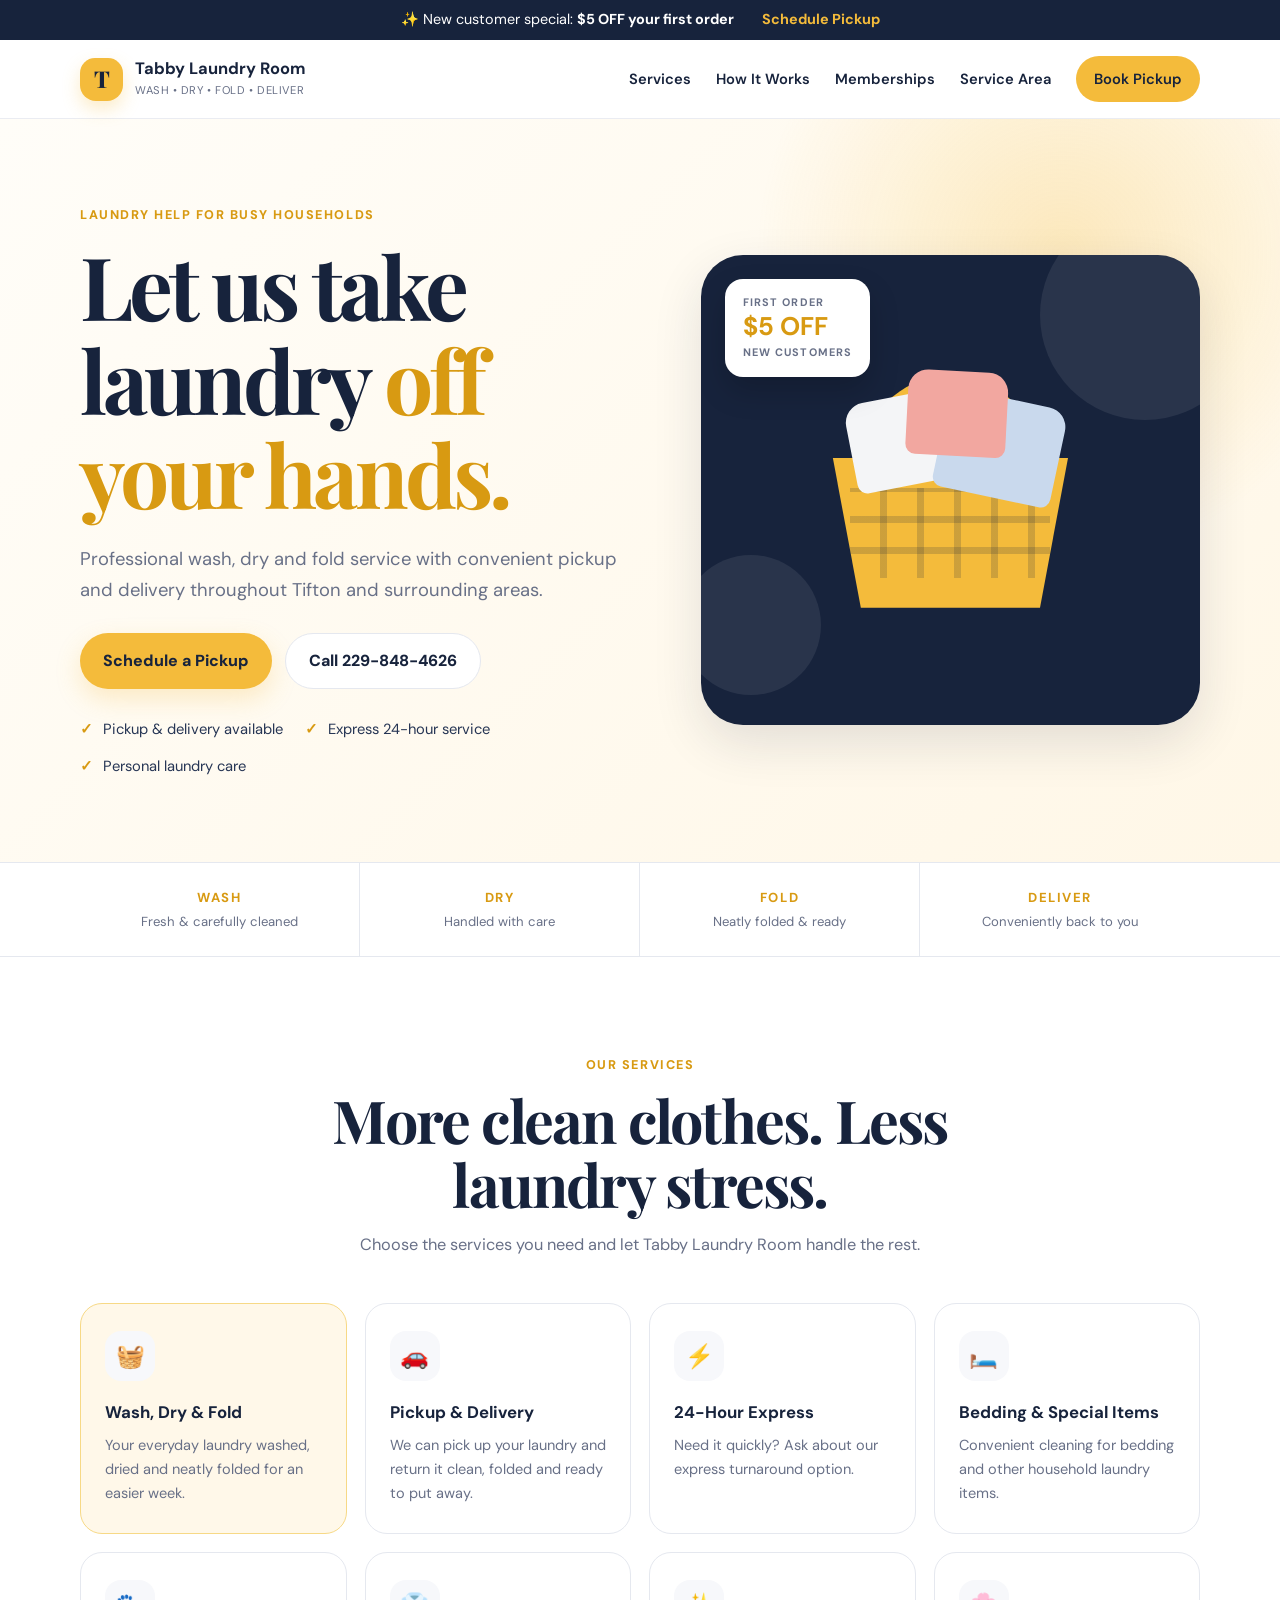
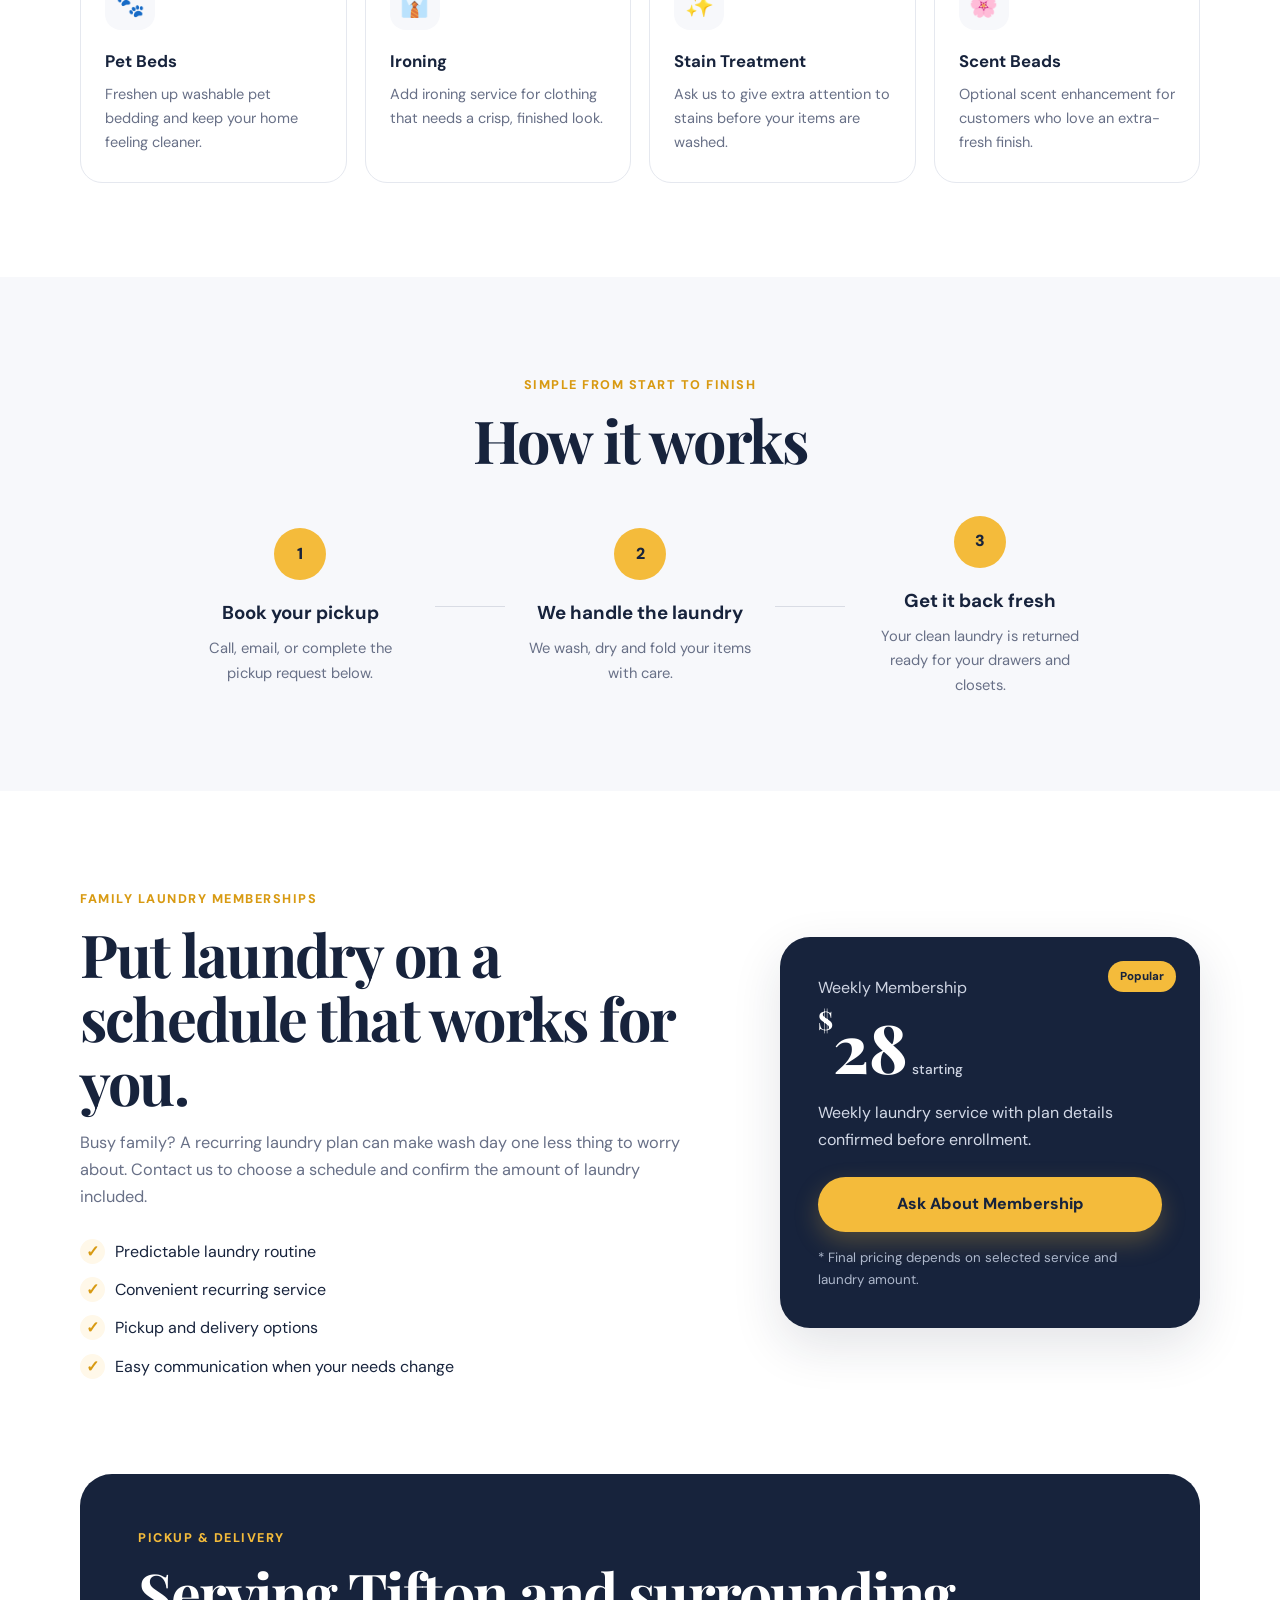
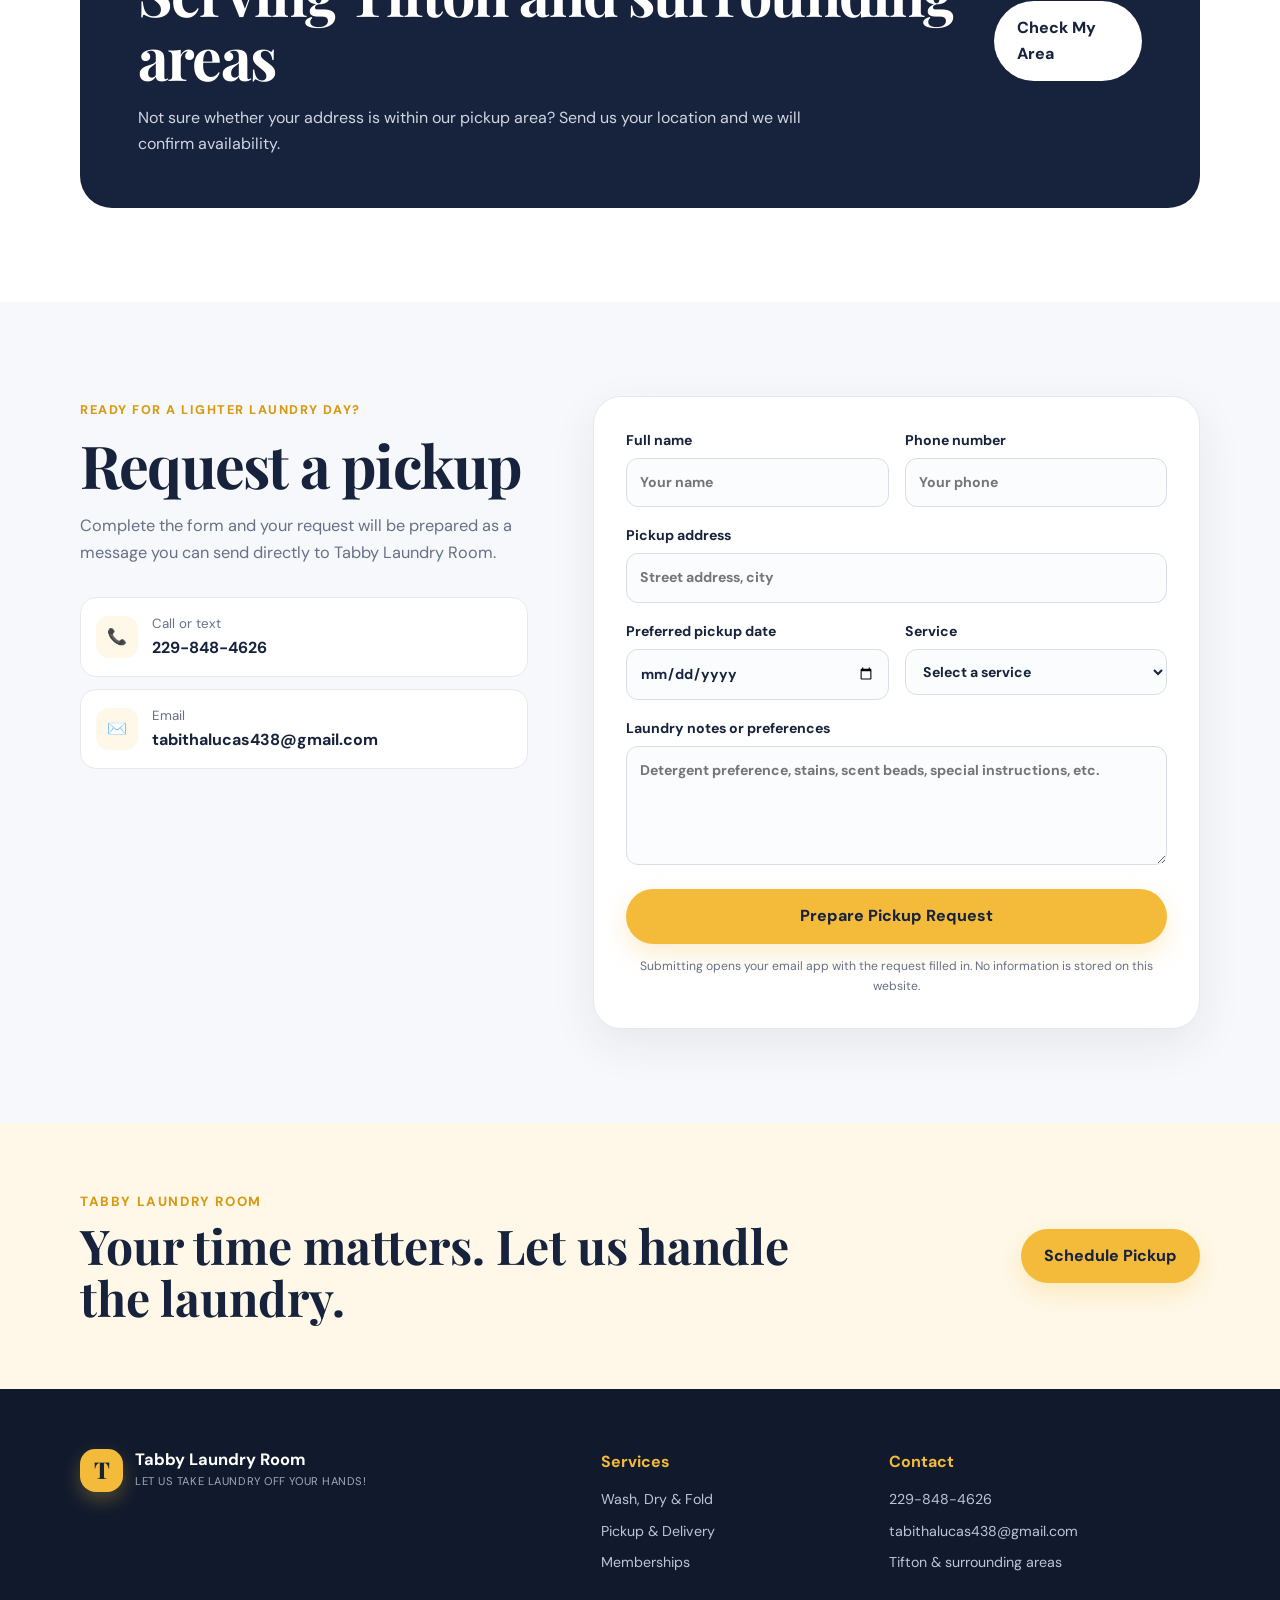
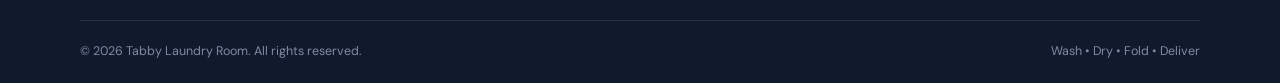
<file: index.html>
<!DOCTYPE html>
<html lang="en">
<head>
  <meta charset="UTF-8" />
  <meta name="viewport" content="width=device-width, initial-scale=1.0" />
  <meta name="description" content="Tabby Laundry Room provides wash, dry, fold, pickup and delivery laundry services in Tifton and surrounding areas." />
  <title>Tabby Laundry Room | Wash, Dry, Fold & Delivery</title>
  <link rel="preconnect" href="https://fonts.googleapis.com">
  <link rel="preconnect" href="https://fonts.gstatic.com" crossorigin>
  <link href="https://fonts.googleapis.com/css2?family=DM+Sans:wght@400;500;600;700&family=Playfair+Display:wght@700;800&display=swap" rel="stylesheet">
  <link rel="stylesheet" href="styles.css" />
</head>
<body>
  <div class="promo-bar">
    <span>✨ New customer special: <strong>$5 OFF your first order</strong></span>
    <a href="#book">Schedule Pickup</a>
  </div>

  <header class="site-header">
    <div class="container nav-wrap">
      <a class="brand" href="#home" aria-label="Tabby Laundry Room home">
        <div class="brand-mark">T</div>
        <div>
          <strong>Tabby Laundry Room</strong>
          <small>Wash • Dry • Fold • Deliver</small>
        </div>
      </a>

      <button class="menu-toggle" id="menuToggle" aria-label="Open navigation" aria-expanded="false">
        <span></span><span></span><span></span>
      </button>

      <nav id="mainNav">
        <a href="#services">Services</a>
        <a href="#how">How It Works</a>
        <a href="#memberships">Memberships</a>
        <a href="#service-area">Service Area</a>
        <a class="nav-cta" href="#book">Book Pickup</a>
      </nav>
    </div>
  </header>

  <main>
    <section class="hero" id="home">
      <div class="container hero-grid">
        <div class="hero-copy">
          <span class="eyebrow">Laundry help for busy households</span>
          <h1>Let us take laundry <span>off your hands.</span></h1>
          <p class="hero-lead">
            Professional wash, dry and fold service with convenient pickup and delivery
            throughout Tifton and surrounding areas.
          </p>

          <div class="hero-actions">
            <a class="btn btn-primary" href="#book">Schedule a Pickup</a>
            <a class="btn btn-secondary" href="tel:2298484626">Call 229-848-4626</a>
          </div>

          <div class="hero-points">
            <div><span>✓</span> Pickup & delivery available</div>
            <div><span>✓</span> Express 24-hour service</div>
            <div><span>✓</span> Personal laundry care</div>
          </div>
        </div>

        <div class="hero-card">
          <div class="bubble bubble-one"></div>
          <div class="bubble bubble-two"></div>
          <div class="basket-illustration" aria-hidden="true">
            <div class="basket-handle"></div>
            <div class="laundry laundry-a"></div>
            <div class="laundry laundry-b"></div>
            <div class="laundry laundry-c"></div>
            <div class="basket"></div>
          </div>
          <div class="offer-card">
            <small>FIRST ORDER</small>
            <strong>$5 OFF</strong>
            <span>New customers</span>
          </div>
        </div>
      </div>
    </section>

    <section class="trust-strip">
      <div class="container trust-grid">
        <div><strong>WASH</strong><span>Fresh & carefully cleaned</span></div>
        <div><strong>DRY</strong><span>Handled with care</span></div>
        <div><strong>FOLD</strong><span>Neatly folded & ready</span></div>
        <div><strong>DELIVER</strong><span>Conveniently back to you</span></div>
      </div>
    </section>

    <section class="section" id="services">
      <div class="container">
        <div class="section-heading centered">
          <span class="eyebrow">Our services</span>
          <h2>More clean clothes. Less laundry stress.</h2>
          <p>Choose the services you need and let Tabby Laundry Room handle the rest.</p>
        </div>

        <div class="service-grid">
          <article class="service-card featured">
            <div class="icon">🧺</div>
            <h3>Wash, Dry & Fold</h3>
            <p>Your everyday laundry washed, dried and neatly folded for an easier week.</p>
          </article>
          <article class="service-card">
            <div class="icon">🚗</div>
            <h3>Pickup & Delivery</h3>
            <p>We can pick up your laundry and return it clean, folded and ready to put away.</p>
          </article>
          <article class="service-card">
            <div class="icon">⚡</div>
            <h3>24-Hour Express</h3>
            <p>Need it quickly? Ask about our express turnaround option.</p>
          </article>
          <article class="service-card">
            <div class="icon">🛏️</div>
            <h3>Bedding & Special Items</h3>
            <p>Convenient cleaning for bedding and other household laundry items.</p>
          </article>
          <article class="service-card">
            <div class="icon">🐾</div>
            <h3>Pet Beds</h3>
            <p>Freshen up washable pet bedding and keep your home feeling cleaner.</p>
          </article>
          <article class="service-card">
            <div class="icon">👔</div>
            <h3>Ironing</h3>
            <p>Add ironing service for clothing that needs a crisp, finished look.</p>
          </article>
          <article class="service-card">
            <div class="icon">✨</div>
            <h3>Stain Treatment</h3>
            <p>Ask us to give extra attention to stains before your items are washed.</p>
          </article>
          <article class="service-card">
            <div class="icon">🌸</div>
            <h3>Scent Beads</h3>
            <p>Optional scent enhancement for customers who love an extra-fresh finish.</p>
          </article>
        </div>
      </div>
    </section>

    <section class="section section-soft" id="how">
      <div class="container">
        <div class="section-heading centered">
          <span class="eyebrow">Simple from start to finish</span>
          <h2>How it works</h2>
        </div>
        <div class="steps">
          <article>
            <span class="step-number">1</span>
            <h3>Book your pickup</h3>
            <p>Call, email, or complete the pickup request below.</p>
          </article>
          <div class="step-line"></div>
          <article>
            <span class="step-number">2</span>
            <h3>We handle the laundry</h3>
            <p>We wash, dry and fold your items with care.</p>
          </article>
          <div class="step-line"></div>
          <article>
            <span class="step-number">3</span>
            <h3>Get it back fresh</h3>
            <p>Your clean laundry is returned ready for your drawers and closets.</p>
          </article>
        </div>
      </div>
    </section>

    <section class="section" id="memberships">
      <div class="container membership-grid">
        <div class="membership-copy">
          <span class="eyebrow">Family laundry memberships</span>
          <h2>Put laundry on a schedule that works for you.</h2>
          <p>
            Busy family? A recurring laundry plan can make wash day one less thing to worry about.
            Contact us to choose a schedule and confirm the amount of laundry included.
          </p>
          <ul class="check-list">
            <li>Predictable laundry routine</li>
            <li>Convenient recurring service</li>
            <li>Pickup and delivery options</li>
            <li>Easy communication when your needs change</li>
          </ul>
        </div>

        <div class="pricing-card">
          <div class="pricing-badge">Popular</div>
          <span class="pricing-label">Weekly Membership</span>
          <div class="price"><sup>$</sup>28<span> starting</span></div>
          <p>Weekly laundry service with plan details confirmed before enrollment.</p>
          <a class="btn btn-primary full" href="#book">Ask About Membership</a>
          <small>* Final pricing depends on selected service and laundry amount.</small>
        </div>
      </div>
    </section>

    <section class="service-area section" id="service-area">
      <div class="container service-area-card">
        <div>
          <span class="eyebrow light">Pickup & delivery</span>
          <h2>Serving Tifton and surrounding areas</h2>
          <p>
            Not sure whether your address is within our pickup area? Send us your location
            and we will confirm availability.
          </p>
        </div>
        <a class="btn btn-light" href="tel:2298484626">Check My Area</a>
      </div>
    </section>

    <section class="section section-soft" id="book">
      <div class="container booking-grid">
        <div class="booking-copy">
          <span class="eyebrow">Ready for a lighter laundry day?</span>
          <h2>Request a pickup</h2>
          <p>
            Complete the form and your request will be prepared as a message you can send directly
            to Tabby Laundry Room.
          </p>

          <div class="contact-box">
            <a href="tel:2298484626">
              <span>📞</span>
              <div><small>Call or text</small><strong>229-848-4626</strong></div>
            </a>
            <a href="mailto:tabithalucas438@gmail.com">
              <span>✉️</span>
              <div><small>Email</small><strong>tabithalucas438@gmail.com</strong></div>
            </a>
          </div>
        </div>

        <form class="booking-form" id="bookingForm">
          <div class="field-row">
            <label>
              Full name
              <input type="text" id="name" required placeholder="Your name" />
            </label>
            <label>
              Phone number
              <input type="tel" id="phone" required placeholder="Your phone" />
            </label>
          </div>

          <label>
            Pickup address
            <input type="text" id="address" required placeholder="Street address, city" />
          </label>

          <div class="field-row">
            <label>
              Preferred pickup date
              <input type="date" id="pickupDate" required />
            </label>
            <label>
              Service
              <select id="service" required>
                <option value="">Select a service</option>
                <option>Wash, Dry & Fold</option>
                <option>Pickup & Delivery</option>
                <option>24-Hour Express</option>
                <option>Bedding & Special Items</option>
                <option>Pet Beds</option>
                <option>Ironing</option>
                <option>Family Membership</option>
              </select>
            </label>
          </div>

          <label>
            Laundry notes or preferences
            <textarea id="notes" rows="4" placeholder="Detergent preference, stains, scent beads, special instructions, etc."></textarea>
          </label>

          <button class="btn btn-primary full" type="submit">Prepare Pickup Request</button>
          <p class="form-note">Submitting opens your email app with the request filled in. No information is stored on this website.</p>
        </form>
      </div>
    </section>

    <section class="final-cta">
      <div class="container final-cta-inner">
        <div>
          <small>TABBY LAUNDRY ROOM</small>
          <h2>Your time matters. Let us handle the laundry.</h2>
        </div>
        <a class="btn btn-primary" href="#book">Schedule Pickup</a>
      </div>
    </section>
  </main>

  <footer>
    <div class="container footer-grid">
      <div>
        <a class="brand footer-brand" href="#home">
          <div class="brand-mark">T</div>
          <div>
            <strong>Tabby Laundry Room</strong>
            <small>Let us take laundry off your hands!</small>
          </div>
        </a>
      </div>

      <div>
        <strong>Services</strong>
        <a href="#services">Wash, Dry & Fold</a>
        <a href="#services">Pickup & Delivery</a>
        <a href="#memberships">Memberships</a>
      </div>

      <div>
        <strong>Contact</strong>
        <a href="tel:2298484626">229-848-4626</a>
        <a href="mailto:tabithalucas438@gmail.com">tabithalucas438@gmail.com</a>
        <span>Tifton & surrounding areas</span>
      </div>
    </div>

    <div class="container copyright">
      <span>© <span id="year"></span> Tabby Laundry Room. All rights reserved.</span>
      <span>Wash • Dry • Fold • Deliver</span>
    </div>
  </footer>

  <script src="script.js"></script>
</body>
</html>
</file>
<file: styles.css>
:root {
  --ink: #17233c;
  --ink-2: #263554;
  --gold: #f4bb3b;
  --gold-dark: #d89a12;
  --cream: #fff8e9;
  --soft: #f7f8fb;
  --white: #ffffff;
  --muted: #687087;
  --border: #e5e8ef;
  --shadow: 0 18px 50px rgba(23, 35, 60, .12);
}

* {
  box-sizing: border-box;
}

html {
  scroll-behavior: smooth;
}

body {
  margin: 0;
  font-family: "DM Sans", Arial, sans-serif;
  color: var(--ink);
  background: var(--white);
  line-height: 1.65;
}

a {
  color: inherit;
  text-decoration: none;
}

button,
input,
select,
textarea {
  font: inherit;
}

.container {
  width: min(1120px, calc(100% - 40px));
  margin: 0 auto;
}

.promo-bar {
  background: var(--ink);
  color: var(--white);
  min-height: 40px;
  padding: 8px 20px;
  display: flex;
  align-items: center;
  justify-content: center;
  gap: 28px;
  font-size: .9rem;
  text-align: center;
}

.promo-bar a {
  color: var(--gold);
  font-weight: 700;
}

.site-header {
  position: sticky;
  top: 0;
  z-index: 50;
  background: rgba(255,255,255,.96);
  backdrop-filter: blur(12px);
  border-bottom: 1px solid rgba(229,232,239,.8);
}

.nav-wrap {
  min-height: 78px;
  display: flex;
  align-items: center;
  justify-content: space-between;
  gap: 28px;
}

.brand {
  display: inline-flex;
  align-items: center;
  gap: 12px;
  min-width: max-content;
}

.brand-mark {
  width: 43px;
  height: 43px;
  border-radius: 15px 15px 16px 16px;
  background: var(--gold);
  color: var(--ink);
  display: grid;
  place-items: center;
  font-family: "Playfair Display", Georgia, serif;
  font-weight: 800;
  font-size: 1.45rem;
  box-shadow: 0 8px 18px rgba(244, 187, 59, .28);
}

.brand strong {
  display: block;
  font-size: 1.03rem;
  line-height: 1.2;
}

.brand small {
  display: block;
  color: var(--muted);
  margin-top: 2px;
  font-size: .7rem;
  letter-spacing: .05em;
  text-transform: uppercase;
}

nav {
  display: flex;
  align-items: center;
  gap: 25px;
}

nav a {
  font-size: .92rem;
  font-weight: 600;
}

nav a:hover {
  color: var(--gold-dark);
}

.nav-cta {
  background: var(--gold);
  padding: 11px 18px;
  border-radius: 999px;
}

nav .nav-cta:hover {
  color: var(--ink);
  background: #ffc94f;
}

.menu-toggle {
  display: none;
  border: 0;
  background: transparent;
  padding: 6px;
}

.menu-toggle span {
  display: block;
  width: 25px;
  height: 2px;
  margin: 5px 0;
  background: var(--ink);
}

.hero {
  overflow: hidden;
  background:
    radial-gradient(circle at 83% 18%, rgba(244,187,59,.28), transparent 25%),
    linear-gradient(135deg, #fffdf8 0%, #fff7e7 100%);
  padding: 82px 0 84px;
}

.hero-grid {
  display: grid;
  grid-template-columns: 1.06fr .94fr;
  align-items: center;
  gap: 58px;
}

.eyebrow {
  display: inline-block;
  color: var(--gold-dark);
  font-weight: 800;
  font-size: .79rem;
  letter-spacing: .12em;
  text-transform: uppercase;
  margin-bottom: 12px;
}

.hero h1,
.section-heading h2,
.membership-copy h2,
.service-area h2,
.booking-copy h2,
.final-cta h2 {
  font-family: "Playfair Display", Georgia, serif;
  line-height: 1.08;
  margin: 0;
}

.hero h1 {
  font-size: clamp(3.15rem, 7vw, 5.45rem);
  max-width: 760px;
  letter-spacing: -.045em;
}

.hero h1 span {
  color: var(--gold-dark);
}

.hero-lead {
  font-size: 1.15rem;
  color: var(--muted);
  max-width: 620px;
  margin: 24px 0 28px;
}

.hero-actions {
  display: flex;
  gap: 13px;
  flex-wrap: wrap;
}

.btn {
  border: 0;
  border-radius: 999px;
  padding: 14px 23px;
  display: inline-flex;
  align-items: center;
  justify-content: center;
  font-weight: 800;
  cursor: pointer;
  transition: transform .2s ease, box-shadow .2s ease, background .2s ease;
}

.btn:hover {
  transform: translateY(-2px);
}

.btn-primary {
  background: var(--gold);
  color: var(--ink);
  box-shadow: 0 10px 24px rgba(244,187,59,.25);
}

.btn-primary:hover {
  background: #ffc84b;
}

.btn-secondary {
  border: 1px solid var(--border);
  background: var(--white);
}

.btn-light {
  background: var(--white);
  color: var(--ink);
}

.full {
  width: 100%;
}

.hero-points {
  display: flex;
  flex-wrap: wrap;
  gap: 12px 22px;
  margin-top: 28px;
  color: var(--ink-2);
  font-size: .92rem;
}

.hero-points span {
  color: var(--gold-dark);
  font-weight: 900;
  margin-right: 6px;
}

.hero-card {
  min-height: 470px;
  position: relative;
  background: var(--ink);
  border-radius: 42px;
  box-shadow: var(--shadow);
  overflow: hidden;
}

.bubble {
  position: absolute;
  border-radius: 50%;
  background: rgba(255,255,255,.08);
}

.bubble-one {
  width: 210px;
  height: 210px;
  right: -50px;
  top: -45px;
}

.bubble-two {
  width: 140px;
  height: 140px;
  left: -20px;
  bottom: 30px;
}

.basket-illustration {
  width: 310px;
  height: 310px;
  position: absolute;
  left: 50%;
  top: 46%;
  transform: translate(-50%, -50%);
}

.basket {
  position: absolute;
  width: 280px;
  height: 150px;
  bottom: 18px;
  left: 15px;
  border-radius: 24px 24px 42px 42px;
  background: var(--gold);
  clip-path: polygon(8% 0, 92% 0, 82% 100%, 18% 100%);
}

.basket::after {
  content: "";
  position: absolute;
  inset: 30px 40px;
  background:
    repeating-linear-gradient(90deg, transparent 0 30px, rgba(23,35,60,.18) 30px 37px),
    repeating-linear-gradient(0deg, transparent 0 24px, rgba(23,35,60,.18) 24px 31px);
}

.basket-handle {
  position: absolute;
  width: 180px;
  height: 120px;
  border: 16px solid var(--gold);
  border-bottom: 0;
  border-radius: 95px 95px 0 0;
  left: 65px;
  bottom: 130px;
}

.laundry {
  position: absolute;
  border-radius: 20px 20px 10px 10px;
  z-index: 2;
}

.laundry-a {
  width: 105px;
  height: 90px;
  background: #f4f5f7;
  left: 55px;
  bottom: 140px;
  transform: rotate(-11deg);
}

.laundry-b {
  width: 120px;
  height: 100px;
  background: #c9d9ed;
  right: 45px;
  bottom: 128px;
  transform: rotate(12deg);
}

.laundry-c {
  width: 100px;
  height: 85px;
  background: #f2a7a0;
  left: 112px;
  bottom: 170px;
  transform: rotate(3deg);
}

.offer-card {
  position: absolute;
  left: 24px;
  top: 24px;
  background: var(--white);
  border-radius: 18px;
  padding: 15px 18px;
  box-shadow: 0 14px 30px rgba(0,0,0,.18);
}

.offer-card small,
.offer-card span {
  display: block;
  font-size: .68rem;
  letter-spacing: .1em;
  text-transform: uppercase;
  color: var(--muted);
  font-weight: 700;
}

.offer-card strong {
  display: block;
  font-size: 1.6rem;
  color: var(--gold-dark);
  line-height: 1.1;
  margin: 2px 0;
}

.trust-strip {
  border-top: 1px solid var(--border);
  border-bottom: 1px solid var(--border);
  background: var(--white);
}

.trust-grid {
  display: grid;
  grid-template-columns: repeat(4,1fr);
}

.trust-grid div {
  padding: 24px 20px;
  text-align: center;
  border-right: 1px solid var(--border);
}

.trust-grid div:last-child {
  border-right: 0;
}

.trust-grid strong,
.trust-grid span {
  display: block;
}

.trust-grid strong {
  letter-spacing: .12em;
  font-size: .82rem;
  color: var(--gold-dark);
}

.trust-grid span {
  font-size: .82rem;
  color: var(--muted);
  margin-top: 2px;
}

.section {
  padding: 94px 0;
}

.section-soft {
  background: var(--soft);
}

.section-heading {
  max-width: 720px;
  margin-bottom: 44px;
}

.centered {
  margin-left: auto;
  margin-right: auto;
  text-align: center;
}

.section-heading h2,
.membership-copy h2,
.service-area h2,
.booking-copy h2 {
  font-size: clamp(2.25rem, 5vw, 3.7rem);
  letter-spacing: -.03em;
}

.section-heading p,
.membership-copy p,
.booking-copy > p {
  color: var(--muted);
  font-size: 1.02rem;
}

.service-grid {
  display: grid;
  grid-template-columns: repeat(4, 1fr);
  gap: 18px;
}

.service-card {
  border: 1px solid var(--border);
  border-radius: 22px;
  padding: 27px 24px;
  background: var(--white);
  transition: transform .2s ease, box-shadow .2s ease;
}

.service-card:hover {
  transform: translateY(-4px);
  box-shadow: 0 16px 36px rgba(23,35,60,.08);
}

.service-card.featured {
  background: var(--cream);
  border-color: #f7d986;
}

.icon {
  width: 50px;
  height: 50px;
  display: grid;
  place-items: center;
  border-radius: 16px;
  background: var(--soft);
  font-size: 1.45rem;
  margin-bottom: 18px;
}

.service-card h3 {
  margin: 0 0 7px;
  font-size: 1.05rem;
}

.service-card p {
  margin: 0;
  color: var(--muted);
  font-size: .91rem;
}

.steps {
  display: grid;
  grid-template-columns: 1fr 70px 1fr 70px 1fr;
  align-items: center;
  max-width: 950px;
  margin: 0 auto;
  text-align: center;
}

.step-number {
  width: 52px;
  height: 52px;
  border-radius: 50%;
  display: grid;
  place-items: center;
  background: var(--gold);
  font-weight: 900;
  margin: 0 auto 16px;
}

.steps h3 {
  margin-bottom: 7px;
}

.steps p {
  margin: 0 auto;
  color: var(--muted);
  max-width: 230px;
  font-size: .92rem;
}

.step-line {
  height: 1px;
  background: #d9dce4;
}

.membership-grid {
  display: grid;
  grid-template-columns: 1.2fr .8fr;
  gap: 70px;
  align-items: center;
}

.check-list {
  list-style: none;
  padding: 0;
  margin: 28px 0 0;
  display: grid;
  gap: 12px;
}

.check-list li::before {
  content: "✓";
  display: inline-grid;
  place-items: center;
  width: 25px;
  height: 25px;
  border-radius: 50%;
  background: var(--cream);
  color: var(--gold-dark);
  font-weight: 900;
  margin-right: 10px;
}

.pricing-card {
  position: relative;
  background: var(--ink);
  color: var(--white);
  padding: 38px;
  border-radius: 30px;
  box-shadow: var(--shadow);
}

.pricing-badge {
  position: absolute;
  right: 24px;
  top: 24px;
  background: var(--gold);
  color: var(--ink);
  padding: 6px 12px;
  border-radius: 999px;
  font-size: .72rem;
  font-weight: 800;
}

.pricing-label {
  display: block;
  color: #cfd5e3;
  margin-bottom: 12px;
}

.price {
  font-family: "Playfair Display", Georgia, serif;
  font-size: 4.2rem;
  line-height: 1;
  font-weight: 800;
}

.price sup {
  font-size: 1.6rem;
  top: -.8em;
  position: relative;
}

.price span {
  font-family: "DM Sans", Arial, sans-serif;
  font-size: .86rem;
  color: #cfd5e3;
  font-weight: 500;
}

.pricing-card p {
  color: #d3d9e7;
  margin: 20px 0 24px;
}

.pricing-card small {
  display: block;
  margin-top: 15px;
  color: #aeb8cc;
}

.service-area {
  padding-top: 0;
}

.service-area-card {
  background: var(--ink);
  color: var(--white);
  border-radius: 32px;
  padding: 50px 58px;
  display: flex;
  align-items: center;
  justify-content: space-between;
  gap: 35px;
}

.service-area-card p {
  max-width: 720px;
  color: #cfd5e3;
  margin-bottom: 0;
}

.eyebrow.light {
  color: var(--gold);
}

.booking-grid {
  display: grid;
  grid-template-columns: .85fr 1.15fr;
  gap: 65px;
  align-items: start;
}

.contact-box {
  display: grid;
  gap: 12px;
  margin-top: 30px;
}

.contact-box a {
  display: flex;
  gap: 14px;
  align-items: center;
  border: 1px solid var(--border);
  background: var(--white);
  padding: 15px;
  border-radius: 16px;
}

.contact-box a > span {
  width: 42px;
  height: 42px;
  border-radius: 13px;
  background: var(--cream);
  display: grid;
  place-items: center;
}

.contact-box small,
.contact-box strong {
  display: block;
}

.contact-box small {
  color: var(--muted);
}

.booking-form {
  background: var(--white);
  padding: 32px;
  border-radius: 28px;
  box-shadow: 0 15px 45px rgba(23,35,60,.08);
  border: 1px solid var(--border);
}

.booking-form label {
  display: block;
  font-size: .88rem;
  font-weight: 700;
  margin-bottom: 17px;
}

.field-row {
  display: grid;
  grid-template-columns: 1fr 1fr;
  gap: 16px;
}

input,
select,
textarea {
  width: 100%;
  border: 1px solid #d9dde7;
  background: #fbfcfe;
  border-radius: 12px;
  padding: 12px 13px;
  margin-top: 6px;
  outline: none;
  color: var(--ink);
}

input:focus,
select:focus,
textarea:focus {
  border-color: var(--gold-dark);
  box-shadow: 0 0 0 3px rgba(244,187,59,.15);
}

textarea {
  resize: vertical;
}

.form-note {
  margin: 12px 0 0;
  color: var(--muted);
  font-size: .76rem;
  text-align: center;
}

.final-cta {
  padding: 65px 0;
  background: var(--cream);
}

.final-cta-inner {
  display: flex;
  align-items: center;
  justify-content: space-between;
  gap: 30px;
}

.final-cta small {
  letter-spacing: .12em;
  font-weight: 800;
  color: var(--gold-dark);
}

.final-cta h2 {
  font-size: clamp(2rem, 4vw, 3rem);
  margin-top: 6px;
  max-width: 780px;
}

footer {
  background: #111a2d;
  color: var(--white);
  padding: 60px 0 22px;
}

.footer-grid {
  display: grid;
  grid-template-columns: 1.5fr .75fr 1fr;
  gap: 55px;
}

.footer-grid > div:not(:first-child) {
  display: flex;
  flex-direction: column;
  gap: 8px;
}

.footer-grid > div > strong {
  color: var(--gold);
  margin-bottom: 5px;
}

.footer-grid a,
.footer-grid span {
  color: #bdc5d5;
  font-size: .89rem;
}

.footer-brand strong {
  color: var(--white);
}

.footer-brand small {
  color: #9fa9bd;
}

.copyright {
  border-top: 1px solid rgba(255,255,255,.1);
  margin-top: 45px;
  padding-top: 20px;
  display: flex;
  justify-content: space-between;
  gap: 20px;
  color: #7f8aa1;
  font-size: .78rem;
}

@media (max-width: 920px) {
  .menu-toggle {
    display: block;
  }

  nav {
    display: none;
    position: absolute;
    left: 20px;
    right: 20px;
    top: 86px;
    background: var(--white);
    border: 1px solid var(--border);
    border-radius: 18px;
    box-shadow: var(--shadow);
    padding: 18px;
    flex-direction: column;
    align-items: stretch;
  }

  nav.open {
    display: flex;
  }

  nav a {
    padding: 8px 10px;
  }

  .nav-cta {
    text-align: center;
  }

  .hero-grid,
  .membership-grid,
  .booking-grid {
    grid-template-columns: 1fr;
  }

  .hero-card {
    min-height: 430px;
  }

  .service-grid {
    grid-template-columns: repeat(2, 1fr);
  }

  .steps {
    grid-template-columns: 1fr;
    gap: 28px;
  }

  .step-line {
    width: 1px;
    height: 35px;
    margin: -8px auto;
  }

  .service-area-card,
  .final-cta-inner {
    align-items: flex-start;
    flex-direction: column;
  }

  .footer-grid {
    grid-template-columns: 1fr 1fr;
  }
}

@media (max-width: 620px) {
  .container {
    width: min(100% - 28px, 1120px);
  }

  .promo-bar {
    flex-direction: column;
    gap: 0;
    padding: 7px 12px;
  }

  .promo-bar a {
    display: none;
  }

  .nav-wrap {
    min-height: 70px;
  }

  .brand strong {
    font-size: .92rem;
  }

  .brand small {
    font-size: .61rem;
  }

  .hero {
    padding: 58px 0 60px;
  }

  .hero h1 {
    font-size: 3.15rem;
  }

  .hero-lead {
    font-size: 1rem;
  }

  .hero-actions {
    flex-direction: column;
  }

  .hero-actions .btn {
    width: 100%;
  }

  .hero-card {
    min-height: 370px;
  }

  .basket-illustration {
    transform: translate(-50%, -50%) scale(.82);
  }

  .trust-grid {
    grid-template-columns: 1fr 1fr;
  }

  .trust-grid div {
    border-bottom: 1px solid var(--border);
  }

  .section {
    padding: 70px 0;
  }

  .service-grid {
    grid-template-columns: 1fr;
  }

  .pricing-card {
    padding: 30px 24px;
  }

  .service-area-card {
    padding: 38px 28px;
  }

  .field-row {
    grid-template-columns: 1fr;
    gap: 0;
  }

  .booking-form {
    padding: 24px 18px;
  }

  .footer-grid {
    grid-template-columns: 1fr;
  }

  .copyright {
    flex-direction: column;
  }
}
</file>
